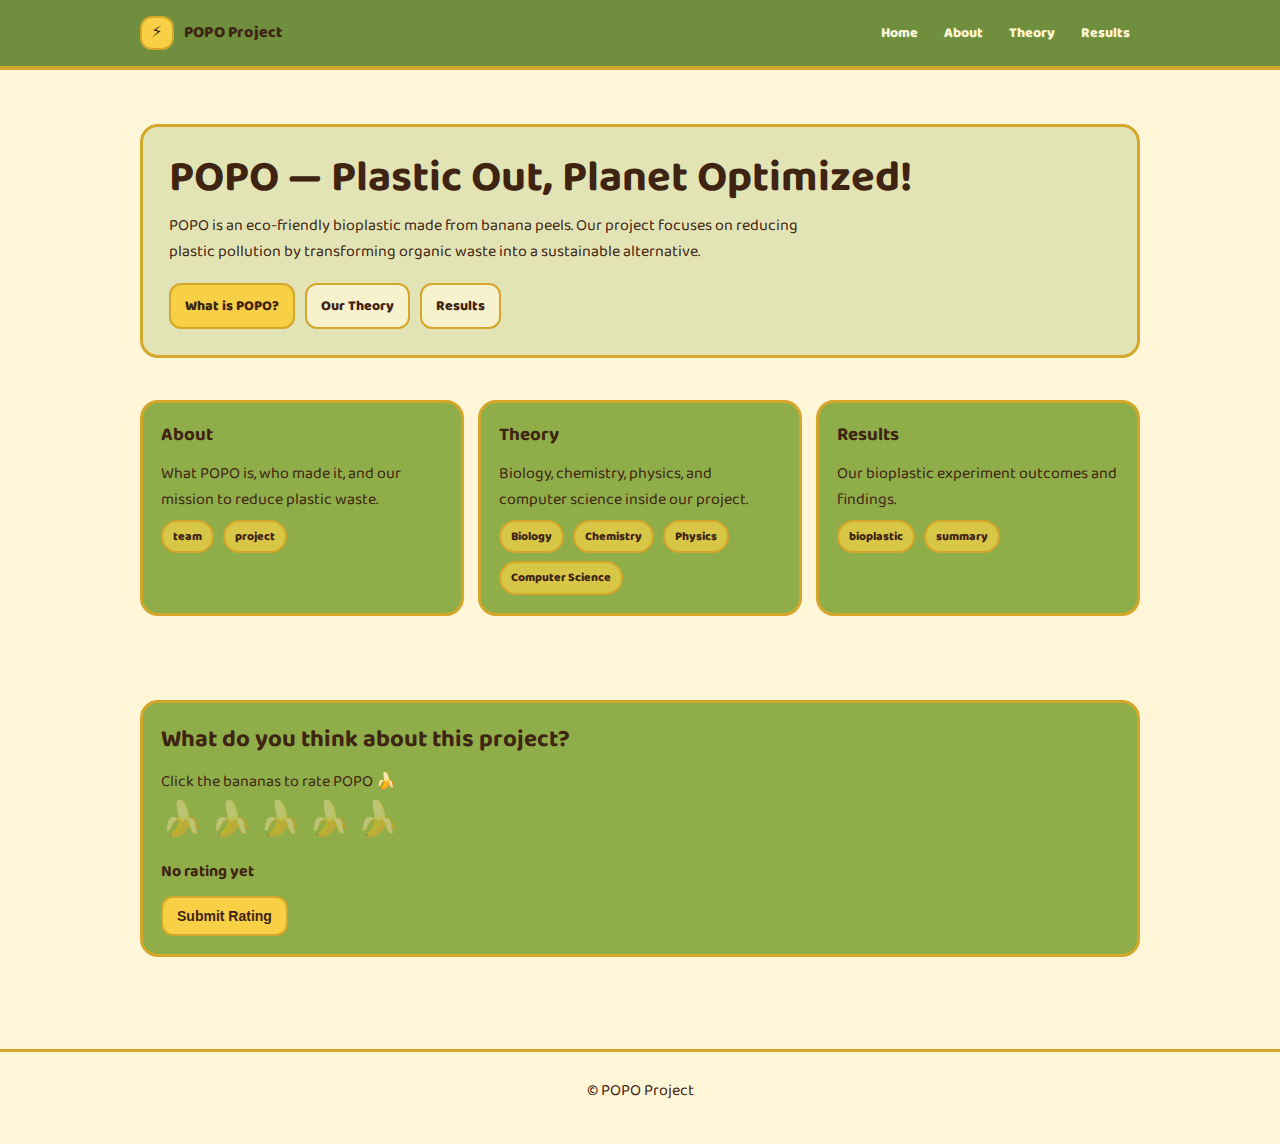
<file: index.html>
<!DOCTYPE html>
<html lang="en">
<head>
  <meta charset="UTF-8" />
  <meta name="viewport" content="width=device-width, initial-scale=1.0"/>
  <title>POPO Website</title>

  <!-- FONT (must be inside head) -->
  <link href="https://fonts.googleapis.com/css2?family=Baloo+2:wght@500;700&display=swap" rel="stylesheet">

  <!-- CSS -->
  <link rel="stylesheet" href="style.css" />
</head>

<body>

  <!-- NAVBAR -->
  <header class="nav">
    <div class="container nav-inner">
      <div class="brand">
        <div class="brand-badge">⚡</div>
        <span>POPO Project</span>
      </div>

      <nav class="nav-links">
        <a href="index.html">Home</a>
        <a href="about.html">About</a>
        <a href="theory.html">Theory</a>
        <a href="results.html">Results</a>
      </nav>
    </div>
  </header>

  <!-- HERO -->
  <main class="container hero">
    <div class="hero-card">
      <h1>POPO — Plastic Out, Planet Optimized!</h1>

      <p class="sub">
        POPO is an eco-friendly bioplastic made from banana peels.
        Our project focuses on reducing plastic pollution by transforming
        organic waste into a sustainable alternative.
      </p>

      <div class="btns">
        <a class="btn primary" href="about.html">What is POPO?</a>
        <a class="btn" href="theory.html">Our Theory</a>
        <a class="btn" href="results.html">Results</a>
      </div>
    </div>

    <!-- QUICK SECTIONS -->
    <section class="section">
      <div class="grid grid-3">
        <div class="card">
          <h3>About</h3>
          <p>What POPO is, who made it, and our mission to reduce plastic waste.</p>
          <span class="tag">team</span>
          <span class="tag">project</span>
        </div>

        <div class="card">
          <h3>Theory</h3>
          <p>Biology, chemistry, physics, and computer science inside our project.</p>
          <span class="tag">Biology</span>
          <span class="tag">Chemistry</span>
          <span class="tag">Physics</span>
          <span class="tag">Computer Science</span>
        </div>

        <div class="card">
          <h3>Results</h3>
          <p>Our bioplastic experiment outcomes and findings.</p>
          <span class="tag">bioplastic</span>
          <span class="tag">summary</span>
        </div>
      </div>
    </section>

   <!-- BANANA RATING -->
<section class="section">
  <div class="card" id="rating">
    <h2>What do you think about this project?</h2>
    <p>Click the bananas to rate POPO 🍌</p>

    <div class="banana-rating">
      <span class="banana" data-value="1">🍌</span>
      <span class="banana" data-value="2">🍌</span>
      <span class="banana" data-value="3">🍌</span>
      <span class="banana" data-value="4">🍌</span>
      <span class="banana" data-value="5">🍌</span>
    </div>

    <p id="rating-text" style="margin-top:10px; font-weight:700;">
      No rating yet
    </p>

    <!-- SUBMIT BUTTON -->
    <button id="submit-rating" class="btn primary" style="margin-top:12px;">
      Submit Rating
    </button>
  </div>
</section>

  </main>

  <footer class="footer">
    © POPO Project
  </footer>

  <!-- SCRIPT must be at the end (so bananas exist first) -->
  <script>
  const bananas = document.querySelectorAll(".banana");
  const text = document.getElementById("rating-text");
  const submitBtn = document.getElementById("submit-rating");

  let currentRating = 0;

  bananas.forEach((banana, index) => {
    banana.addEventListener("click", () => {
      currentRating = index + 1;

      bananas.forEach((b, i) => {
        b.classList.toggle("active", i < currentRating);
      });

      text.textContent = `You rated POPO: ${currentRating} / 5 bananas 🍌`;
    });
  });

  submitBtn.addEventListener("click", () => {
    if (currentRating === 0) {
      alert("Please select a rating first 🍌");
      return;
    }

    // Fake submit (no saving)
    text.textContent = "Thanks for your feedback! 🍌💚";

    // Reset bananas
    bananas.forEach(b => b.classList.remove("active"));
    currentRating = 0;

    // Reset text after 2 seconds
    setTimeout(() => {
      text.textContent = "No rating yet";
    }, 2000);
  });
</script>


</body>
</html>
</file>
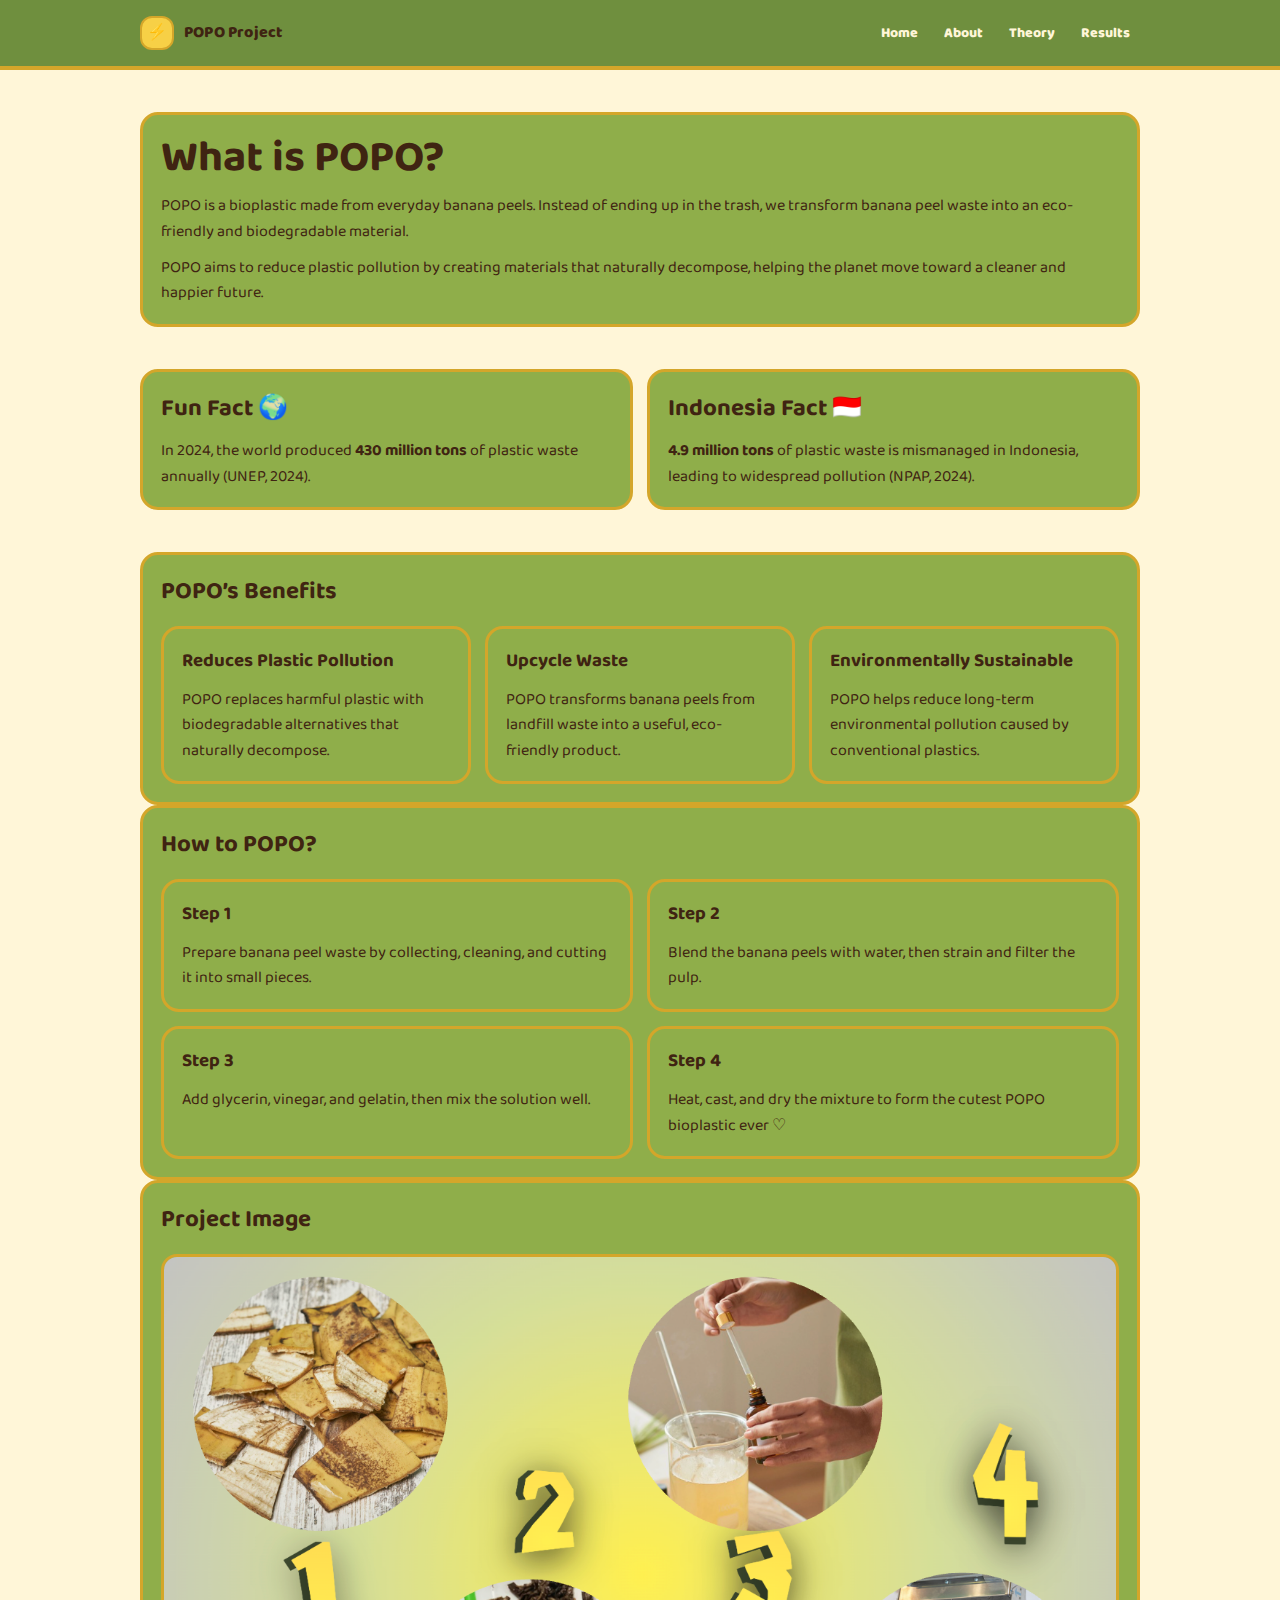
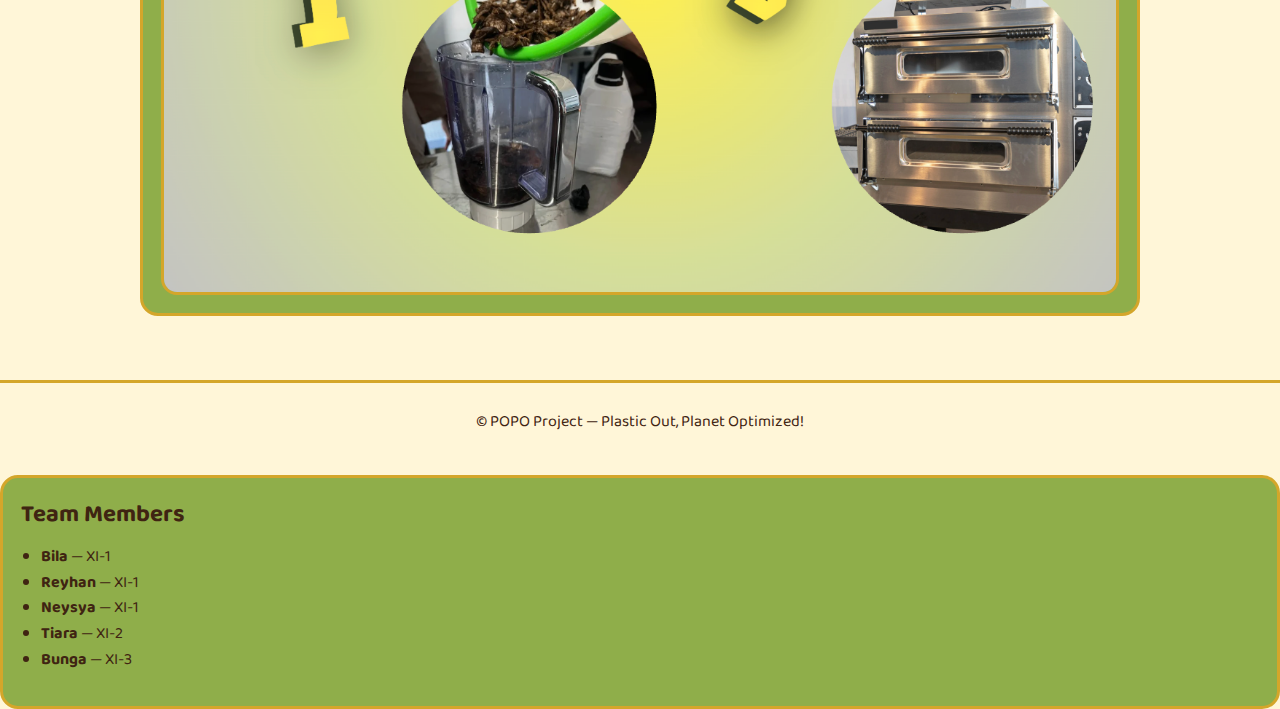
<file: about.html>
<!DOCTYPE html>
<html lang="en">
<head>
  <meta charset="UTF-8" />
  <meta name="viewport" content="width=device-width, initial-scale=1.0"/>
  <title>About POPO</title>

  <!-- FONT -->
  <link href="https://fonts.googleapis.com/css2?family=Baloo+2:wght@500;700&display=swap" rel="stylesheet">
  <link rel="stylesheet" href="style.css" />
</head>
<body>

  <!-- NAVBAR -->
  <header class="nav">
    <div class="container nav-inner">
      <div class="brand">
        <div class="brand-badge">⚡️</div>
        <span>POPO Project</span>
      </div>
      <nav class="nav-links">
        <a href="index.html">Home</a>
        <a href="about.html">About</a>
        <a href="theory.html">Theory</a>
        <a href="results.html">Results</a>
      </nav>
    </div>
  </header>

  <main class="container section">

    <!-- TITLE -->
    <div class="card">
      <h1>What is POPO?</h1>
      <p>
        POPO is a bioplastic made from everyday banana peels.
        Instead of ending up in the trash, we transform banana peel waste
        into an eco-friendly and biodegradable material.
      </p>
      <p style="margin-top:10px;">
        POPO aims to reduce plastic pollution by creating materials that
        naturally decompose, helping the planet move toward a cleaner
        and happier future.
      </p>
    </div>

    <!-- FUN FACTS -->
    <div class="grid grid-2 section">
      <div class="card">
        <h2>Fun Fact 🌍</h2>
        <p>
          In 2024, the world produced <b>430 million tons</b> of plastic waste
          annually (UNEP, 2024).
        </p>
      </div>

      <div class="card">
        <h2>Indonesia Fact 🇮🇩</h2>
        <p>
          <b>4.9 million tons</b> of plastic waste is mismanaged in Indonesia,
          leading to widespread pollution (NPAP, 2024).
        </p>
      </div>
    </div>

    <!-- BENEFITS -->
    <div class="card section">
      <h2>POPO’s Benefits</h2>

      <div class="grid grid-3" style="margin-top:14px;">
        <div class="card">
          <h3>Reduces Plastic Pollution</h3>
          <p>
            POPO replaces harmful plastic with biodegradable alternatives
            that naturally decompose.
          </p>
        </div>

        <div class="card">
          <h3>Upcycle Waste</h3>
          <p>
            POPO transforms banana peels from landfill waste into a useful,
            eco-friendly product.
          </p>
        </div>

        <div class="card">
          <h3>Environmentally Sustainable</h3>
          <p>
            POPO helps reduce long-term environmental pollution caused
            by conventional plastics.
          </p>
        </div>
      </div>
    </div>

    <!-- HOW TO POPO -->
    <div class="card section">
      <h2>How to POPO?</h2>

      <div class="grid grid-2" style="margin-top:14px;">
        <div class="card">
          <h3>Step 1</h3>
          <p>
            Prepare banana peel waste by collecting, cleaning,
            and cutting it into small pieces.
          </p>
        </div>

        <div class="card">
          <h3>Step 2</h3>
          <p>
            Blend the banana peels with water, then strain
            and filter the pulp.
          </p>
        </div>

        <div class="card">
          <h3>Step 3</h3>
          <p>
            Add glycerin, vinegar, and gelatin,
            then mix the solution well.
          </p>
        </div>

        <div class="card">
          <h3>Step 4</h3>
          <p>
            Heat, cast, and dry the mixture to form
            the cutest POPO bioplastic ever ♡
          </p>
        </div>
      </div>
    </div>

    <!-- OPTIONAL IMAGE -->
    <div class="card section">
      <h2>Project Image</h2>

      <!-- HOW TO INSERT IMAGE:
        1) Put image inside "images" folder
        2) Change filename below
      -->
      <img class="hero-img" src="images/poster.png" alt="POPO Poster">
    </div>

  </main>

  <footer class="footer">
    © POPO Project — Plastic Out, Planet Optimized!
  </footer>

  <!-- TEAM MEMBERS -->
<div class="card section">
  <h2>Team Members</h2>

  <ul style="margin-top:10px; padding-left:20px;">
    <li><b>Bila</b> — XI-1</li>
    <li><b>Reyhan</b> — XI-1</li>
    <li><b>Neysya</b> — XI-1</li>
    <li><b>Tiara</b> — XI-2</li>
    <li><b>Bunga</b> — XI-3</li>
  </ul>
</div>

</body>
</html>
</file>
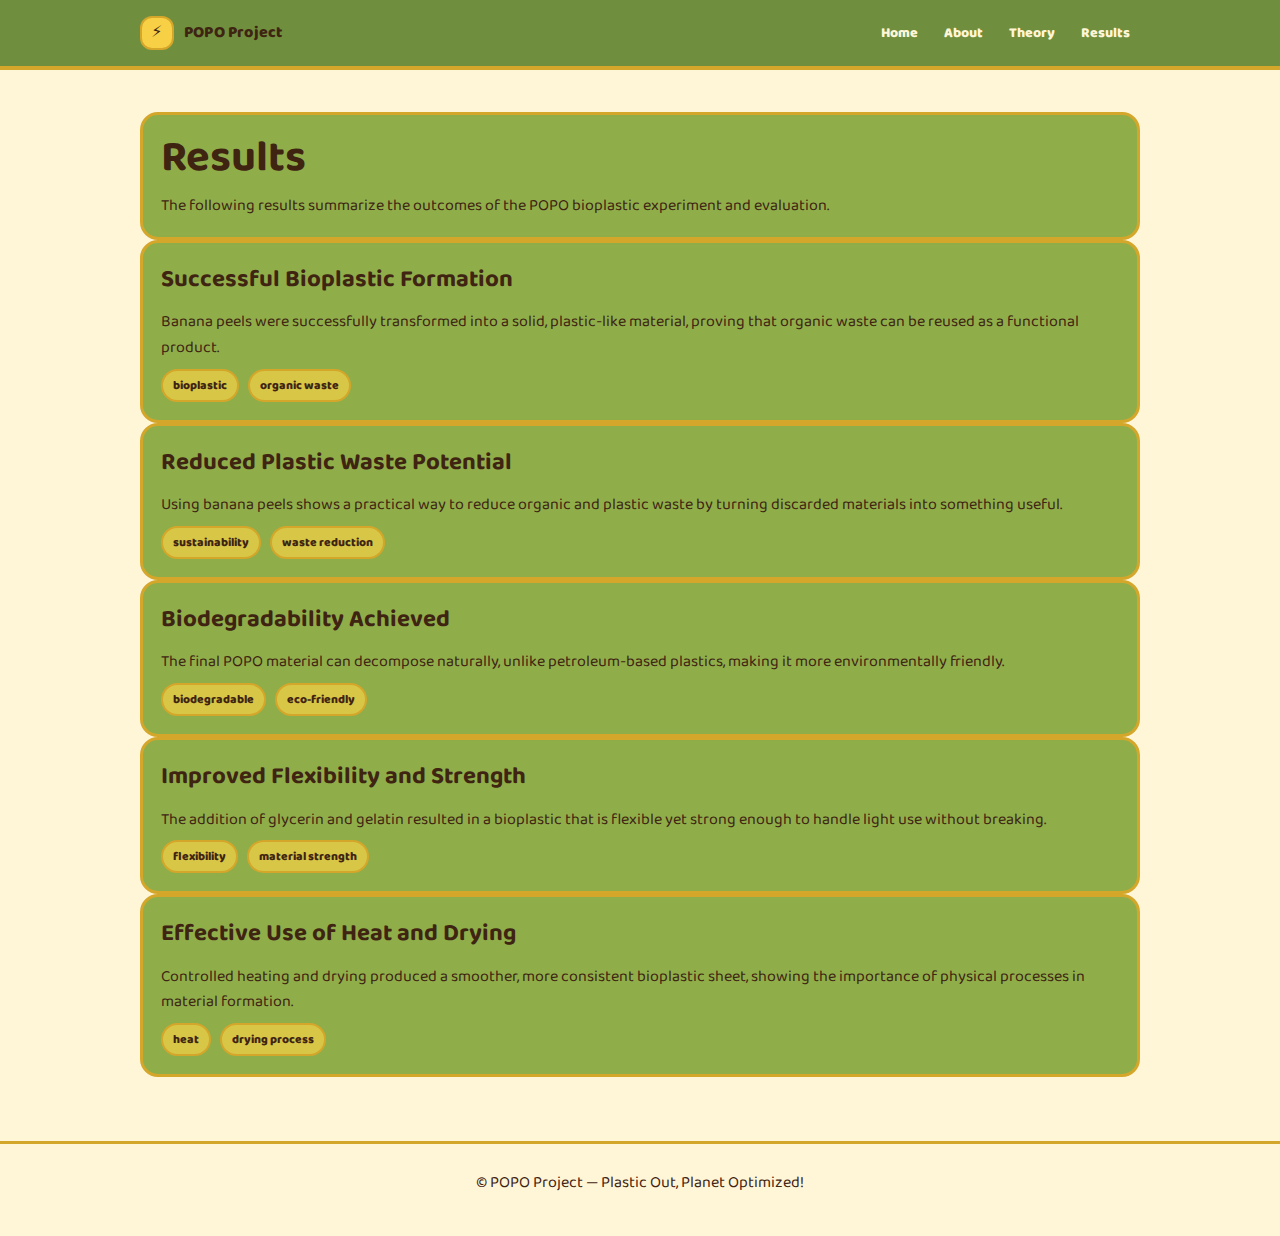
<file: results.html>
<!DOCTYPE html>
<html lang="en">
<head>
  <meta charset="UTF-8" />
  <meta name="viewport" content="width=device-width, initial-scale=1.0"/>
  <title>Results</title>

  <!-- FONT -->
  <link href="https://fonts.googleapis.com/css2?family=Baloo+2:wght@500;700&display=swap" rel="stylesheet">
  <link rel="stylesheet" href="style.css" />
</head>

<body>

  <!-- NAVBAR -->
  <header class="nav">
    <div class="container nav-inner">
      <div class="brand">
        <div class="brand-badge">⚡</div>
        <span>POPO Project</span>
      </div>
      <nav class="nav-links">
        <a href="index.html">Home</a>
        <a href="about.html">About</a>
        <a href="theory.html">Theory</a>
        <a href="results.html">Results</a>
      </nav>
    </div>
  </header>

  <main class="container section">

    <!-- TITLE -->
    <div class="card">
      <h1>Results</h1>
      <p>
        The following results summarize the outcomes of the POPO
        bioplastic experiment and evaluation.
      </p>
    </div>

    <!-- RESULT 1 -->
    <div class="card section">
      <h2>Successful Bioplastic Formation</h2>
      <p>
        Banana peels were successfully transformed into a solid,
        plastic-like material, proving that organic waste can be
        reused as a functional product.
      </p>

      <span class="tag">bioplastic</span>
      <span class="tag">organic waste</span>
    </div>

    <!-- RESULT 2 -->
    <div class="card section">
      <h2>Reduced Plastic Waste Potential</h2>
      <p>
        Using banana peels shows a practical way to reduce organic
        and plastic waste by turning discarded materials into
        something useful.
      </p>

      <span class="tag">sustainability</span>
      <span class="tag">waste reduction</span>
    </div>

    <!-- RESULT 3 -->
    <div class="card section">
      <h2>Biodegradability Achieved</h2>
      <p>
        The final POPO material can decompose naturally, unlike
        petroleum-based plastics, making it more environmentally
        friendly.
      </p>

      <span class="tag">biodegradable</span>
      <span class="tag">eco-friendly</span>
    </div>

    <!-- RESULT 4 -->
    <div class="card section">
      <h2>Improved Flexibility and Strength</h2>
      <p>
        The addition of glycerin and gelatin resulted in a bioplastic
        that is flexible yet strong enough to handle light use
        without breaking.
      </p>

      <span class="tag">flexibility</span>
      <span class="tag">material strength</span>
    </div>

    <!-- RESULT 5 -->
    <div class="card section">
      <h2>Effective Use of Heat and Drying</h2>
      <p>
        Controlled heating and drying produced a smoother,
        more consistent bioplastic sheet, showing the importance
        of physical processes in material formation.
      </p>

      <span class="tag">heat</span>
      <span class="tag">drying process</span>
    </div>

  </main>

  <footer class="footer">
    © POPO Project — Plastic Out, Planet Optimized!
  </footer>

</body>
</html>
</file>
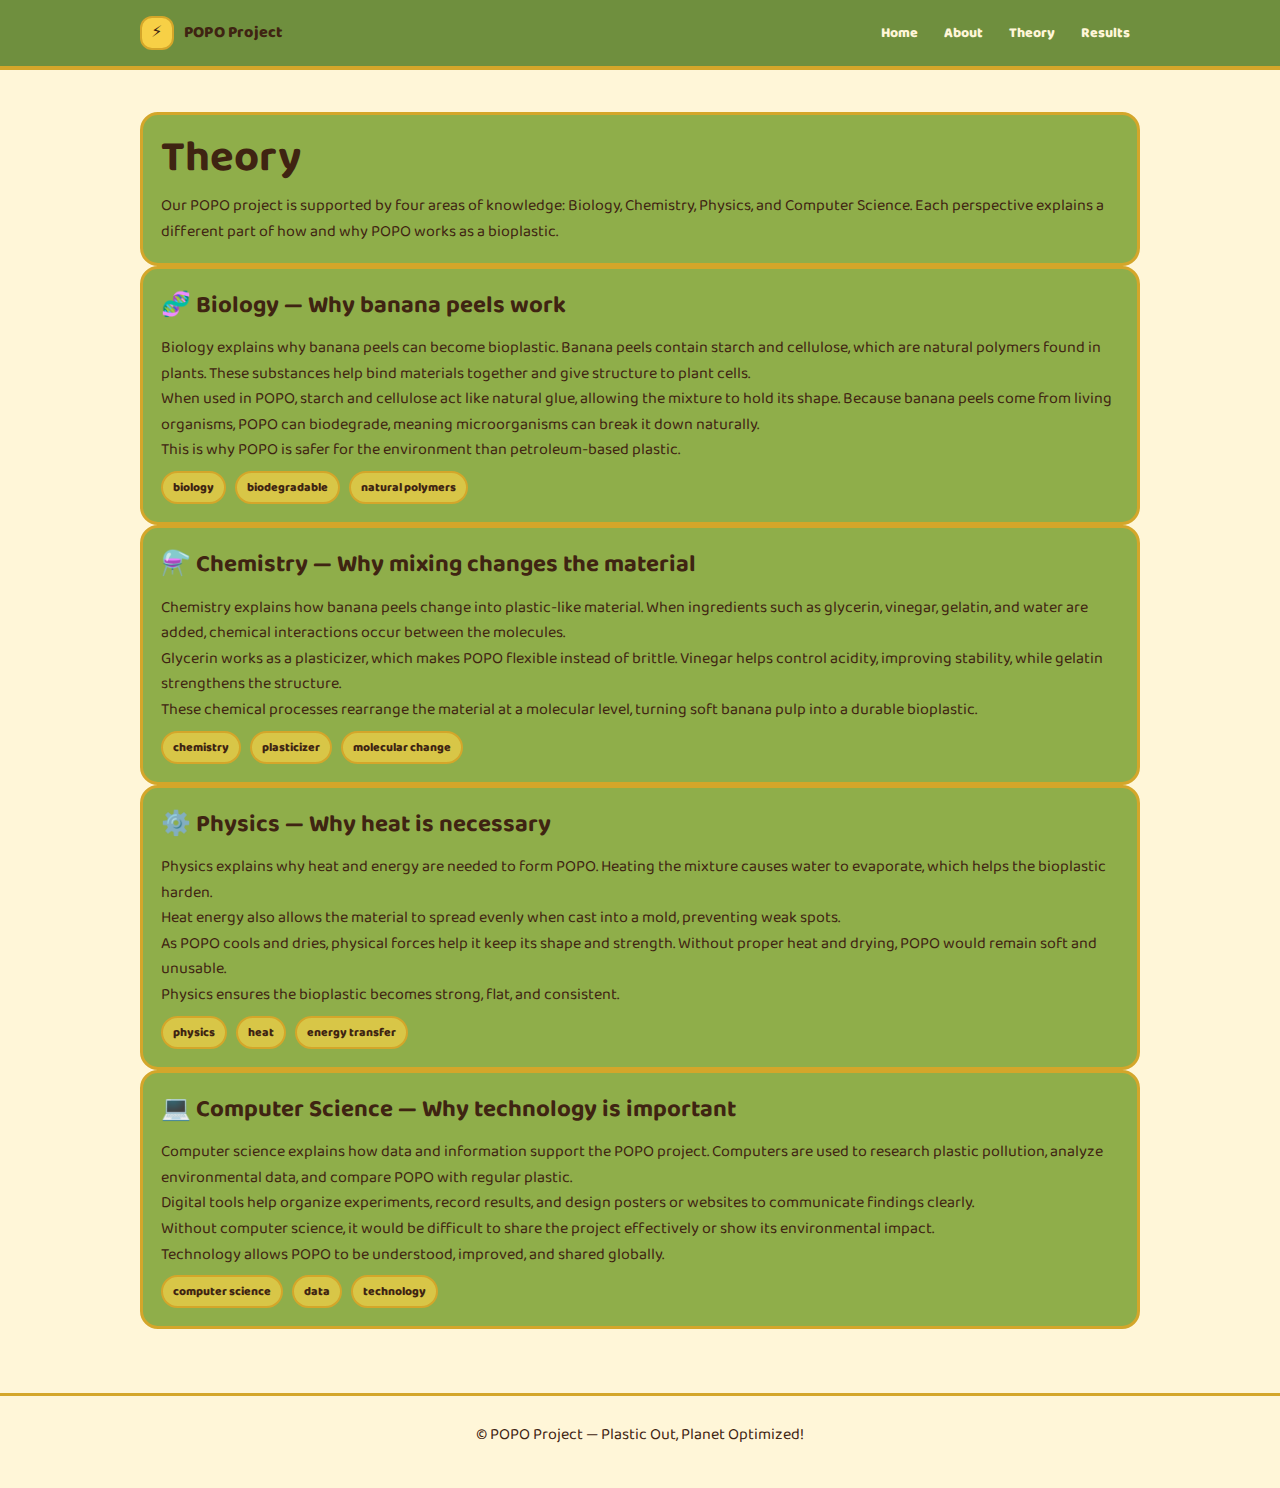
<file: theory.html>
<!DOCTYPE html>
<html lang="en">
<head>
  <meta charset="UTF-8" />
  <meta name="viewport" content="width=device-width, initial-scale=1.0"/>
  <title>Theory</title>

  <!-- FONT -->
  <link href="https://fonts.googleapis.com/css2?family=Baloo+2:wght@500;700&display=swap" rel="stylesheet">
  <link rel="stylesheet" href="style.css" />
</head>

<body>

  <!-- NAVBAR -->
  <header class="nav">
    <div class="container nav-inner">
      <div class="brand">
        <div class="brand-badge">⚡</div>
        <span>POPO Project</span>
      </div>
      <nav class="nav-links">
        <a href="index.html">Home</a>
        <a href="about.html">About</a>
        <a href="theory.html">Theory</a>
        <a href="results.html">Results</a>
      </nav>
    </div>
  </header>

  <main class="container section">

    <!-- TITLE -->
    <div class="card">
      <h1>Theory</h1>
      <p>
        Our POPO project is supported by four areas of knowledge:
        Biology, Chemistry, Physics, and Computer Science.
        Each perspective explains a different part of how and why
        POPO works as a bioplastic.
      </p>
    </div>

    <!-- BIOLOGY -->
    <div class="card section">
      <h2>🧬 Biology — Why banana peels work</h2>
      <p>
        Biology explains why banana peels can become bioplastic.
        Banana peels contain starch and cellulose, which are natural
        polymers found in plants. These substances help bind materials
        together and give structure to plant cells.
      </p>
      <p>
        When used in POPO, starch and cellulose act like natural glue,
        allowing the mixture to hold its shape. Because banana peels
        come from living organisms, POPO can biodegrade, meaning
        microorganisms can break it down naturally.
      </p>
      <p>
        This is why POPO is safer for the environment than
        petroleum-based plastic.
      </p>

      <span class="tag">biology</span>
      <span class="tag">biodegradable</span>
      <span class="tag">natural polymers</span>
    </div>

    <!-- CHEMISTRY -->
    <div class="card section">
      <h2>⚗️ Chemistry — Why mixing changes the material</h2>
      <p>
        Chemistry explains how banana peels change into
        plastic-like material. When ingredients such as glycerin,
        vinegar, gelatin, and water are added, chemical interactions
        occur between the molecules.
      </p>
      <p>
        Glycerin works as a plasticizer, which makes POPO flexible
        instead of brittle. Vinegar helps control acidity, improving
        stability, while gelatin strengthens the structure.
      </p>
      <p>
        These chemical processes rearrange the material at a molecular
        level, turning soft banana pulp into a durable bioplastic.
      </p>

      <span class="tag">chemistry</span>
      <span class="tag">plasticizer</span>
      <span class="tag">molecular change</span>
    </div>

    <!-- PHYSICS -->
    <div class="card section">
      <h2>⚙️ Physics — Why heat is necessary</h2>
      <p>
        Physics explains why heat and energy are needed to form POPO.
        Heating the mixture causes water to evaporate, which helps
        the bioplastic harden.
      </p>
      <p>
        Heat energy also allows the material to spread evenly when
        cast into a mold, preventing weak spots.
      </p>
      <p>
        As POPO cools and dries, physical forces help it keep its
        shape and strength. Without proper heat and drying, POPO
        would remain soft and unusable.
      </p>
      <p>
        Physics ensures the bioplastic becomes strong, flat,
        and consistent.
      </p>

      <span class="tag">physics</span>
      <span class="tag">heat</span>
      <span class="tag">energy transfer</span>
    </div>

    <!-- COMPUTER SCIENCE -->
    <div class="card section">
      <h2>💻 Computer Science — Why technology is important</h2>
      <p>
        Computer science explains how data and information support
        the POPO project. Computers are used to research plastic
        pollution, analyze environmental data, and compare POPO
        with regular plastic.
      </p>
      <p>
        Digital tools help organize experiments, record results,
        and design posters or websites to communicate findings
        clearly.
      </p>
      <p>
        Without computer science, it would be difficult to share
        the project effectively or show its environmental impact.
      </p>
      <p>
        Technology allows POPO to be understood, improved,
        and shared globally.
      </p>

      <span class="tag">computer science</span>
      <span class="tag">data</span>
      <span class="tag">technology</span>
    </div>

  </main>

  <footer class="footer">
    © POPO Project — Plastic Out, Planet Optimized!
  </footer>

</body>
</html>
</file>
<file: style.css>
/* ===== POPO PALETTE ===== */
:root{
  --cream: #FFF6D8;
  --yellow: #F7D046;
  --gold: #D4A62A;
  --green: #6F8F3E;
  --olive: #8FAE4A;
  --brown: #6B3F1D;
  --darkbrown: #3F2412;
  --white: #ffffff;
}

/* ===== BASE / RESET ===== */
* { box-sizing: border-box; }
html, body { margin: 0; padding: 0; }

body {
  font-family: "Baloo 2", system-ui, sans-serif;
  background: var(--cream);
  color: var(--darkbrown);
  line-height: 1.6;
}

/* Paksa semua teks biar ga jadi abu-abu */
p, li, .sub, .card p, .footer, a, span {
  color: var(--darkbrown);
  opacity: 1;
}

/* ===== LAYOUT ===== */
.container {
  width: min(1000px, 92%);
  margin: 0 auto;
}

.section { padding: 42px 0; }

/* ===== NAVBAR ===== */
.nav {
  position: sticky;
  top: 0;
  z-index: 10;
  background: var(--green);
  border-bottom: 4px solid var(--gold);
}

.nav-inner {
  display: flex;
  align-items: center;
  justify-content: space-between;
  padding: 14px 0;
}

.brand {
  display: flex;
  gap: 10px;
  align-items: center;
  font-weight: 800;
  letter-spacing: 0.2px;
  color: var(--darkbrown);
}

/* icon kiri */
.brand-badge {
  width: 34px;
  height: 34px;
  border-radius: 12px;
  background: var(--yellow);
  border: 2px solid var(--gold);
  display: grid;
  place-items: center;
}

/* link navbar */
.nav-links { display: flex; gap: 6px; flex-wrap: wrap; }

.nav a {
  color: var(--cream);
  text-decoration: none;
  padding: 8px 10px;
  border-radius: 10px;
  font-weight: 800;
  font-size: 14px;
}

.nav a:hover { background: rgba(255,255,255,0.18); }

/* ===== HERO ===== */
.hero { padding: 54px 0 28px; }

.hero-card {
  border: 3px solid var(--gold);
  background: rgba(143, 174, 74, 0.25); /* olive transparent */
  border-radius: 18px;
  padding: 26px;
}

h1 {
  margin: 0 0 10px;
  font-size: clamp(28px, 3.4vw, 44px);
  line-height: 1.15;
  color: var(--darkbrown);
}

/* Deskripsi di hero */
.sub {
  margin: 0 0 18px;
  color: var(--darkbrown);
  max-width: 70ch;
  opacity: 1;
}

/* ===== BUTTONS ===== */
.btns { display: flex; gap: 10px; flex-wrap: wrap; margin-top: 12px; }

.btn {
  display: inline-block;
  padding: 10px 14px;
  border-radius: 12px;
  border: 2px solid var(--gold);
  background: rgba(255, 246, 216, 0.7);
  color: var(--darkbrown);
  text-decoration: none;
  font-weight: 800;
  font-size: 14px;
}

.btn.primary {
  background: var(--yellow);
  border-color: var(--gold);
  color: var(--darkbrown);
}

.btn:hover { transform: translateY(-1px); }

/* ===== CARDS / GRID ===== */
.grid { display: grid; gap: 14px; }

.grid-2 { grid-template-columns: repeat(2, minmax(0, 1fr)); }
.grid-3 { grid-template-columns: repeat(3, minmax(0, 1fr)); }

@media (max-width: 820px){
  .grid-2, .grid-3 { grid-template-columns: 1fr; }
}

.card {
  border: 3px solid var(--gold);
  background: var(--olive);
  border-radius: 18px;
  padding: 18px;
  color: var(--darkbrown);
}

.card h2, .card h3 {
  margin: 0 0 10px;
  color: var(--darkbrown);
}

.card p {
  margin: 0;
  color: var(--darkbrown);
  opacity: 1;
}

/* tags jadi kuning-coklat */
.tag {
  display: inline-block;
  font-size: 12px;
  padding: 5px 10px;
  border-radius: 999px;
  background: rgba(247, 208, 70, 0.7);
  border: 2px solid var(--gold);
  margin-right: 6px;
  margin-top: 8px;
  color: var(--darkbrown);
  font-weight: 800;
}

/* ===== IMAGE ===== */
.hero-img {
  width: 100%;
  border-radius: 16px;
  border: 3px solid var(--gold);
  margin-top: 14px;
  display: block;
}

/* ===== FOOTER ===== */
.footer {
  padding: 26px 0 40px;
  color: var(--darkbrown);
  text-align: center;
  border-top: 3px solid var(--gold);
  margin-top: 22px;
  opacity: 1;
}


/* ===== BANANA RATING ===== */
.banana-rating {
  font-size: 34px;
  cursor: pointer;
  user-select: none;
}

.banana {
  opacity: 0.4;
  transition: transform 0.15s, opacity 0.15s;
}

.banana:hover {
  transform: scale(1.2);
}

.banana.active {
  opacity: 1;
}
</file>
